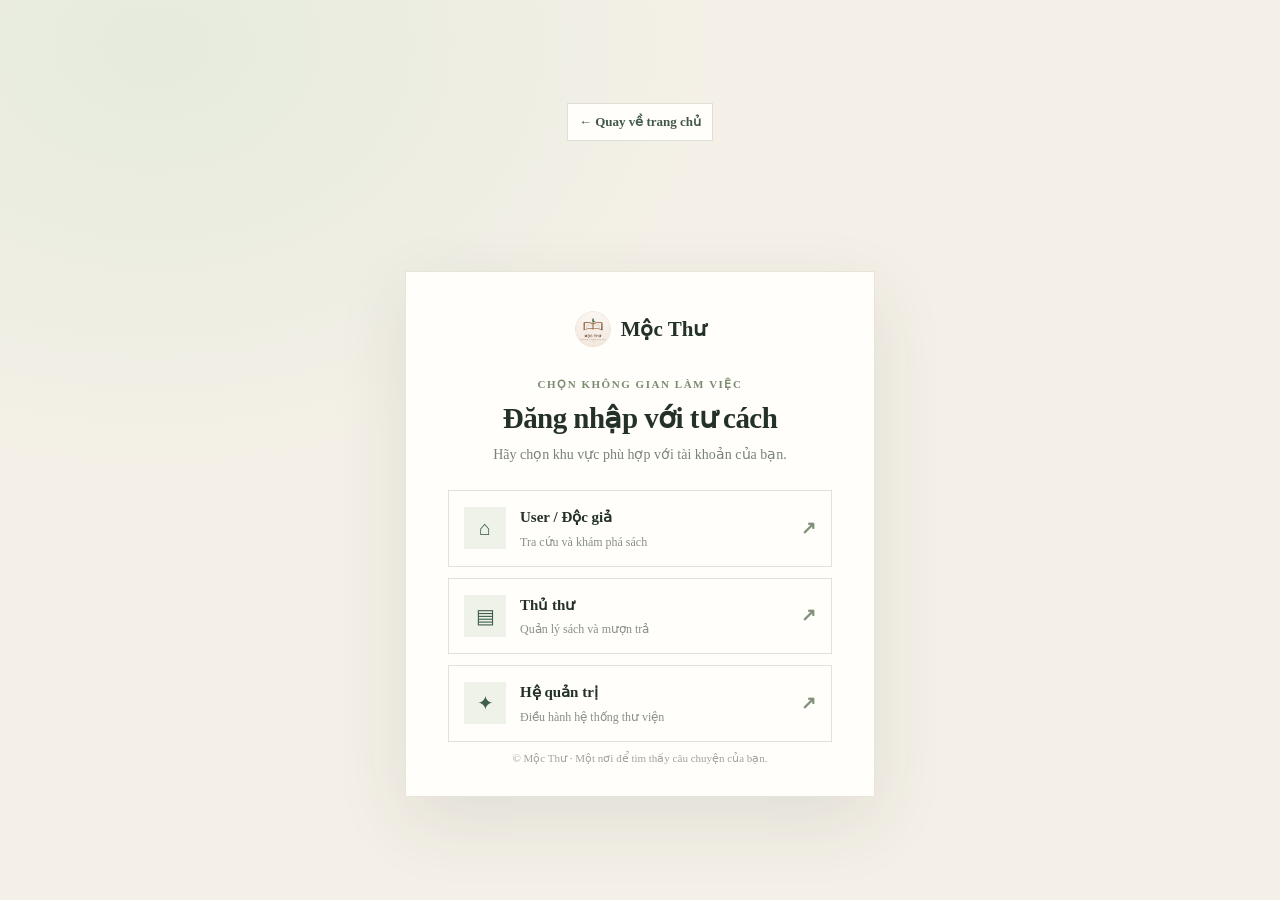
<file: xác-thực/giao diện/chon-vai-tro.html>
<!DOCTYPE html>
<html lang="vi">
<head>
  <meta charset="UTF-8"><meta name="viewport" content="width=device-width, initial-scale=1"><meta name="theme-color" content="#f4f0e7">
  <title>Chọn không gian · Mộc Thư</title>
  <link rel="stylesheet" href="../../dùng-chung/giao%20di%E1%BB%87n/giao-di%E1%BB%87n.css">
  <link rel="stylesheet" href="dang-nhap.css">
</head>
<body class="auth-page role-select-page">
  <a class="back-home" href="/">← Quay về trang chủ</a>
  <main class="role-select-card">
    <a class="auth-brandline" href="/"><img src="../../dùng-chung/giao%20di%E1%BB%87n/logo-moc-thu.png" alt=""><span>Mộc Thư</span></a>
    <p class="step-label">CHỌN KHÔNG GIAN LÀM VIỆC</p>
    <h1>Đăng nhập với tư cách</h1>
    <p class="auth-intro">Hãy chọn khu vực phù hợp với tài khoản của bạn.</p>
    <div class="role-cards">
      <a class="role-card" data-role-link="reader" href="dang-nhap.html?role=reader"><span class="role-icon">⌂</span><span><strong>User / Độc giả</strong><small>Tra cứu và khám phá sách</small></span><b>↗</b></a>
      <a class="role-card" data-role-link="librarian" href="dang-nhap.html?role=librarian"><span class="role-icon">▤</span><span><strong>Thủ thư</strong><small>Quản lý sách và mượn trả</small></span><b>↗</b></a>
      <a class="role-card" data-role-link="admin" href="dang-nhap.html?role=admin"><span class="role-icon">✦</span><span><strong>Hệ quản trị</strong><small>Điều hành hệ thống thư viện</small></span><b>↗</b></a>
    </div>
    <p class="auth-legal">© Mộc Thư · Một nơi để tìm thấy câu chuyện của bạn.</p>
  </main>
</body>
</html>
</file>
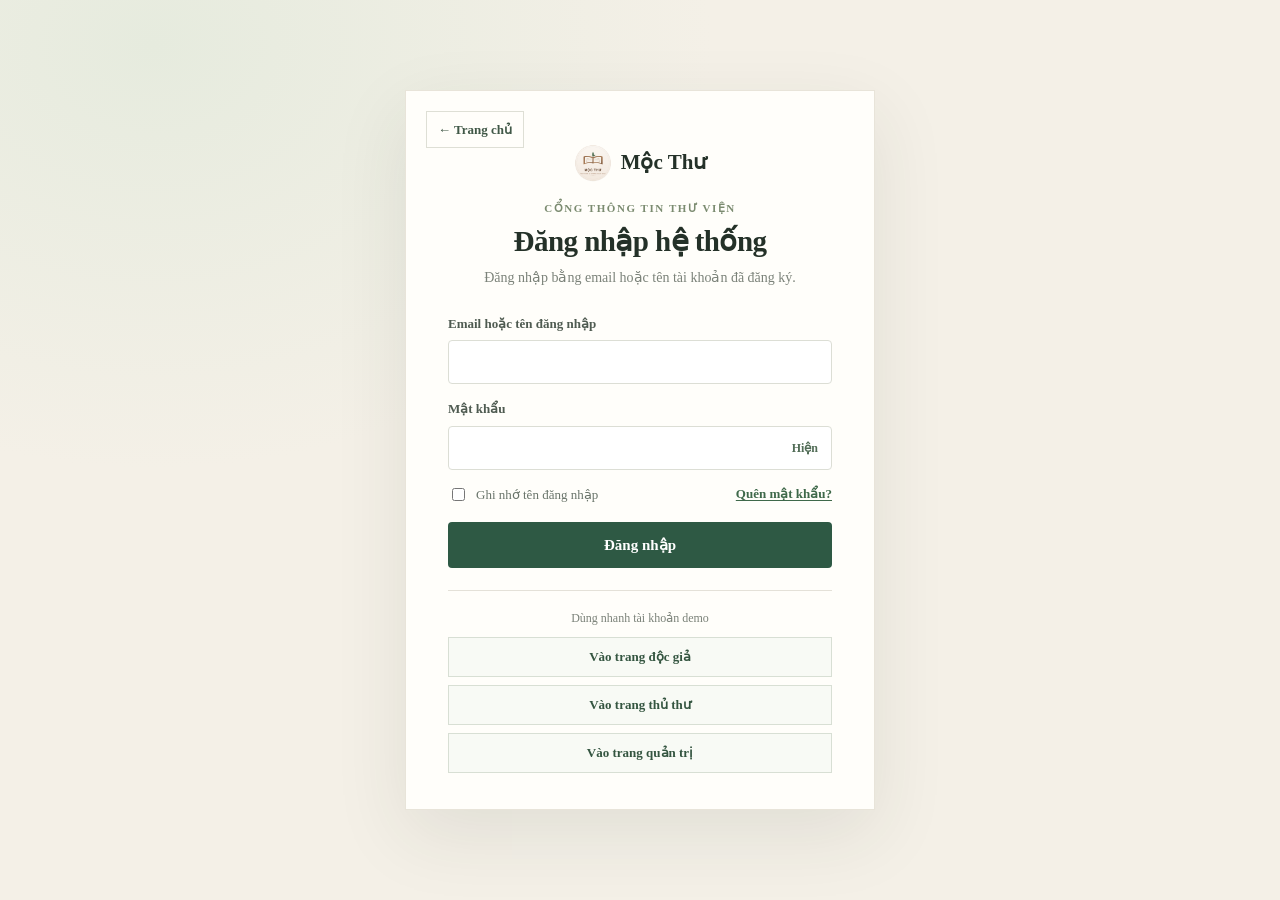
<file: xác-thực/giao diện/dang-nhap.html>
<!DOCTYPE html>
<html lang="vi">
<head>
  <meta charset="UTF-8"><meta name="viewport" content="width=device-width, initial-scale=1"><meta name="theme-color" content="#f4f0e7">
  <title>Đăng nhập hệ thống · Mộc Thư</title>
  <link rel="stylesheet" href="../../dùng-chung/giao%20di%E1%BB%87n/giao-di%E1%BB%87n.css">
  <link rel="stylesheet" href="dang-nhap.css">
</head>
<body class="auth-page">
  <main class="login-card">
    <header class="login-card-head">
      <a class="back-home" href="/">← Trang chủ</a>
      <a class="auth-brandline" href="/"><img src="../../dùng-chung/giao%20di%E1%BB%87n/logo-moc-thu.png" alt=""><span>Mộc Thư</span></a>
      <p class="step-label" id="roleLabel">CỔNG THÔNG TIN THƯ VIỆN</p>
      <h1 id="authTitle">Đăng nhập hệ thống</h1>
      <p class="auth-intro" id="authIntro">Nhập thông tin để tiếp tục.</p>
    </header>
    <div class="auth-error" id="authError" role="alert" hidden></div>
    <form id="loginForm" class="auth-form" hidden>
      <label>Tên đăng nhập hoặc email<input name="username" type="text" autocomplete="username" required></label>
      <label>Mật khẩu<span class="password-field"><input id="loginPassword" name="password" type="password" autocomplete="current-password" required><button class="show-password" type="button" data-toggle-password="loginPassword" aria-label="Hiện mật khẩu">Hiện</button></span></label>
      <div class="form-row"><label class="remember"><input type="checkbox" name="remember"> Ghi nhớ tên đăng nhập</label><button class="text-link" id="forgotLink" type="button">Quên mật khẩu?</button></div>
      <button class="button primary auth-submit" type="submit">Đăng nhập</button>
    </form>
    <section class="demo-login" id="demoLogin" hidden aria-label="Đăng nhập tài khoản demo">
      <p>Dùng nhanh tài khoản demo</p>
      <div class="demo-login-buttons">
        <button class="demo-login-button" type="button" data-demo-role="reader">Vào trang độc giả</button>
        <button class="demo-login-button" type="button" data-demo-role="librarian">Vào trang thủ thư</button>
        <button class="demo-login-button" type="button" data-demo-role="admin">Vào trang quản trị</button>
      </div>
    </section>
    <form id="signupForm" class="auth-form" hidden>
      <label>Họ và tên<input name="fullName" autocomplete="name" required maxlength="100"></label>
      <label>Tên đăng nhập<input name="username" autocomplete="username" minlength="3" maxlength="32" pattern="[A-Za-z0-9._-]+" required></label>
      <label>Email<input name="email" type="email" autocomplete="email" required maxlength="255"></label>
      <label>Mật khẩu<input name="password" type="password" autocomplete="new-password" minlength="10" required></label>
      <label>Nhập lại mật khẩu<input name="confirmPassword" type="password" autocomplete="new-password" minlength="10" required></label>
      <button class="button primary auth-submit" type="submit">Tạo tài khoản độc giả</button>
    </form>
    <form id="forgotForm" class="auth-form" hidden>
      <p class="setup-note">Nhập email đã đăng ký nếu tài khoản có email. Mã dùng một lần sẽ hiện trong cửa sổ máy chủ.</p>
      <label>Tên đăng nhập<input name="username" autocomplete="username" required></label>
      <label>Email (nếu đã đăng ký)<input name="email" type="email" autocomplete="email"></label>
      <button class="button primary auth-submit" type="submit">Gửi mã khôi phục</button>
      <button class="text-link" type="button" data-show-login>Quay lại đăng nhập</button>
    </form>
    <form id="resetForm" class="auth-form" hidden>
      <p class="setup-note">Mã khôi phục chỉ dùng một lần và hết hạn sau 15 phút.</p>
      <label>Mã khôi phục<input name="token" autocomplete="one-time-code" required></label>
      <label>Mật khẩu mới<input name="password" type="password" autocomplete="new-password" minlength="10" required></label>
      <label>Nhập lại mật khẩu mới<input name="confirmPassword" type="password" autocomplete="new-password" minlength="10" required></label>
      <button class="button primary auth-submit" type="submit">Đặt lại mật khẩu</button>
      <button class="text-link" type="button" data-show-login>Quay lại đăng nhập</button>
    </form>
    <p class="auth-switch" id="authSwitch" hidden><span id="authSwitchText"></span> <button class="text-link" id="authSwitchButton" type="button">Đăng ký</button></p>
  </main>
  <script src="../ch%E1%BB%A9c%20n%C4%83ng/dang-nhap.js"></script>
</body>
</html>
</file>
<file: xác-thực/giao diện/dang-nhap.css>
:root {
  --auth-ink: #243128;
  --auth-green: #2e5944;
  --auth-moss: #7b8b70;
  --auth-paper: #f4f0e7;
  --auth-line: #e4e1d8;
  --auth-serif: "Times New Roman", Times, serif;
}

.auth-page { min-height: 100vh; margin: 0; padding: 38px 18px; display: grid; place-items: center; background: radial-gradient(ellipse at 12% 5%, #e6ebde 0, transparent 35%), var(--auth-paper); color: var(--auth-ink); font-family: var(--auth-serif); }
.login-card, .role-select-card { position: relative; width: min(100%, 470px); padding: 36px 42px; border: 1px solid #e8e4d9; background: #fffefa; box-shadow: 0 24px 70px #263a2a18; }
.login-card { padding-top: 28px; }
.login-card-head { text-align: center; }
.back-home { display: inline-flex; align-items: center; padding: 8px 11px; border: 1px solid #dedfd5; background: #fffefa; color: #405847; font-size: 13px; font-weight: 600; text-decoration: none; transition: background .18s ease; }
.back-home:hover { background: #eaf0e7; }
.login-card-head .back-home { position: absolute; top: 20px; left: 20px; }
.auth-brandline { display: inline-flex; align-items: center; justify-content: center; gap: 9px; margin: 25px auto 18px; color: var(--auth-ink); font-size: 21px; font-weight: 700; text-decoration: none; }
.auth-brandline img { width: 38px; height: 38px; border-radius: 50%; object-fit: cover; }
.step-label { margin: 0 0 8px; color: var(--auth-moss); font-size: 11px; font-weight: 700; letter-spacing: .14em; text-align: center; }
.login-card h1, .role-select-card h1 { margin: 5px 0 8px; font-size: 29px; font-weight: 700; text-align: center; }
.auth-intro { margin: 0 0 24px; color: #7b8279; font-size: 14px; line-height: 1.6; text-align: center; }
.auth-form { display: grid; gap: 15px; }
.auth-form[hidden], .auth-switch[hidden] { display: none; }
.auth-form label { display: grid; gap: 7px; color: #4f5b51; font-size: 13px; font-weight: 700; }
.auth-form input:not([type="checkbox"]) { width: 100%; min-height: 44px; padding: 10px 12px; border: 1px solid #dcded5; border-radius: 4px; background: #fff; color: var(--auth-ink); font: 15px var(--auth-serif); outline: none; }
.auth-form input:focus { border-color: #729077; box-shadow: 0 0 0 3px #6a886c16; }
.password-field { position: relative; display: block; }
.password-field input { padding-right: 58px !important; }
.show-password { position: absolute; top: 50%; right: 8px; transform: translateY(-50%); padding: 6px; border: 0; background: transparent; color: #526d57; font: 700 12px var(--auth-serif); cursor: pointer; }
.form-row { display: flex; align-items: center; justify-content: space-between; gap: 12px; }
.auth-form label.remember { display: flex; align-items: center; gap: 8px; color: #69746a; font-weight: 400; }
.remember input { accent-color: var(--auth-green); }
.text-link { padding: 0; border: 0; background: none; color: #3f694a; font: 700 13px var(--auth-serif); text-decoration: underline; text-underline-offset: 2px; cursor: pointer; }
.button.auth-submit { width: 100%; min-height: 46px; margin-top: 3px; border: 0; border-radius: 4px; background: var(--auth-green); color: #fff; font: 700 15px var(--auth-serif); cursor: pointer; }
.auth-submit:hover { background: #203f30; }
.auth-submit:disabled { opacity: .65; cursor: wait; }
.auth-switch { margin: 21px 0 0; color: #7e867d; font-size: 13px; text-align: center; }
.setup-note { margin: 0; padding: 11px 13px; background: #f1f3ec; color: #586754; font-size: 13px; line-height: 1.6; }
.auth-error { margin: 0 0 15px; padding: 11px 13px; border: 1px solid #f0d5d1; background: #f8eae8; color: #9a4a43; font-size: 13px; line-height: 1.5; }
.auth-error[hidden] { display: none; }
.auth-error.success { border-color: #d8e5d4; background: #edf3e9; color: #426847; }
.demo-login { margin-top: 22px; padding-top: 18px; border-top: 1px solid var(--auth-line); }
.demo-login[hidden] { display: none; }
.demo-login > p { margin: 0 0 10px; color: #7b8279; font-size: 12px; text-align: center; }
.demo-login-buttons { display: grid; gap: 8px; }
.demo-login-button { min-height: 40px; padding: 8px 12px; border: 1px solid #d8dfd4; background: #f8faf5; color: #345540; font: 700 13px var(--auth-serif); cursor: pointer; }
.demo-login-button:hover { border-color: #82947d; background: #edf2e9; }
.demo-login-button:disabled { opacity: .6; cursor: wait; }

.role-select-card { padding: 38px 42px 54px; }
.role-select-card .auth-brandline { display: flex; width: max-content; margin: 0 auto 28px; }
.role-cards { display: grid; gap: 11px; margin-top: 24px; }
.role-card { display: flex; align-items: center; gap: 14px; width: 100%; padding: 15px; border: 1px solid var(--auth-line); background: #fffefa; color: var(--auth-ink); text-align: left; text-decoration: none; transition: .18s ease; }
.role-card:hover, .role-card:focus-visible { transform: translateY(-1px); border-color: #87977c; outline: none; box-shadow: 0 8px 22px #31433112; }
.role-card > span:nth-child(2) { display: grid; flex: 1; gap: 4px; }
.role-card strong { font-size: 15px; }
.role-card small { color: #899087; font-size: 12px; }
.role-card > b { color: #819078; font-size: 18px; }
.role-icon { display: grid; width: 42px; height: 42px; place-items: center; background: #eff2e9; color: #3e604a; font-size: 20px; }
.role-select-card .auth-legal { position: absolute; bottom: 18px; left: 0; width: 100%; color: #a1a398; font-size: 11px; text-align: center; }

@media (max-width: 520px) {
  .auth-page { padding: 20px 12px; }
  .login-card, .role-select-card { padding: 28px 22px; }
  .login-card { padding-top: 64px; }
  .login-card-head .back-home { top: 14px; left: 14px; }
  .login-card h1, .role-select-card h1 { font-size: 25px; }
  .role-select-card { padding-bottom: 58px; }
}
</file>
